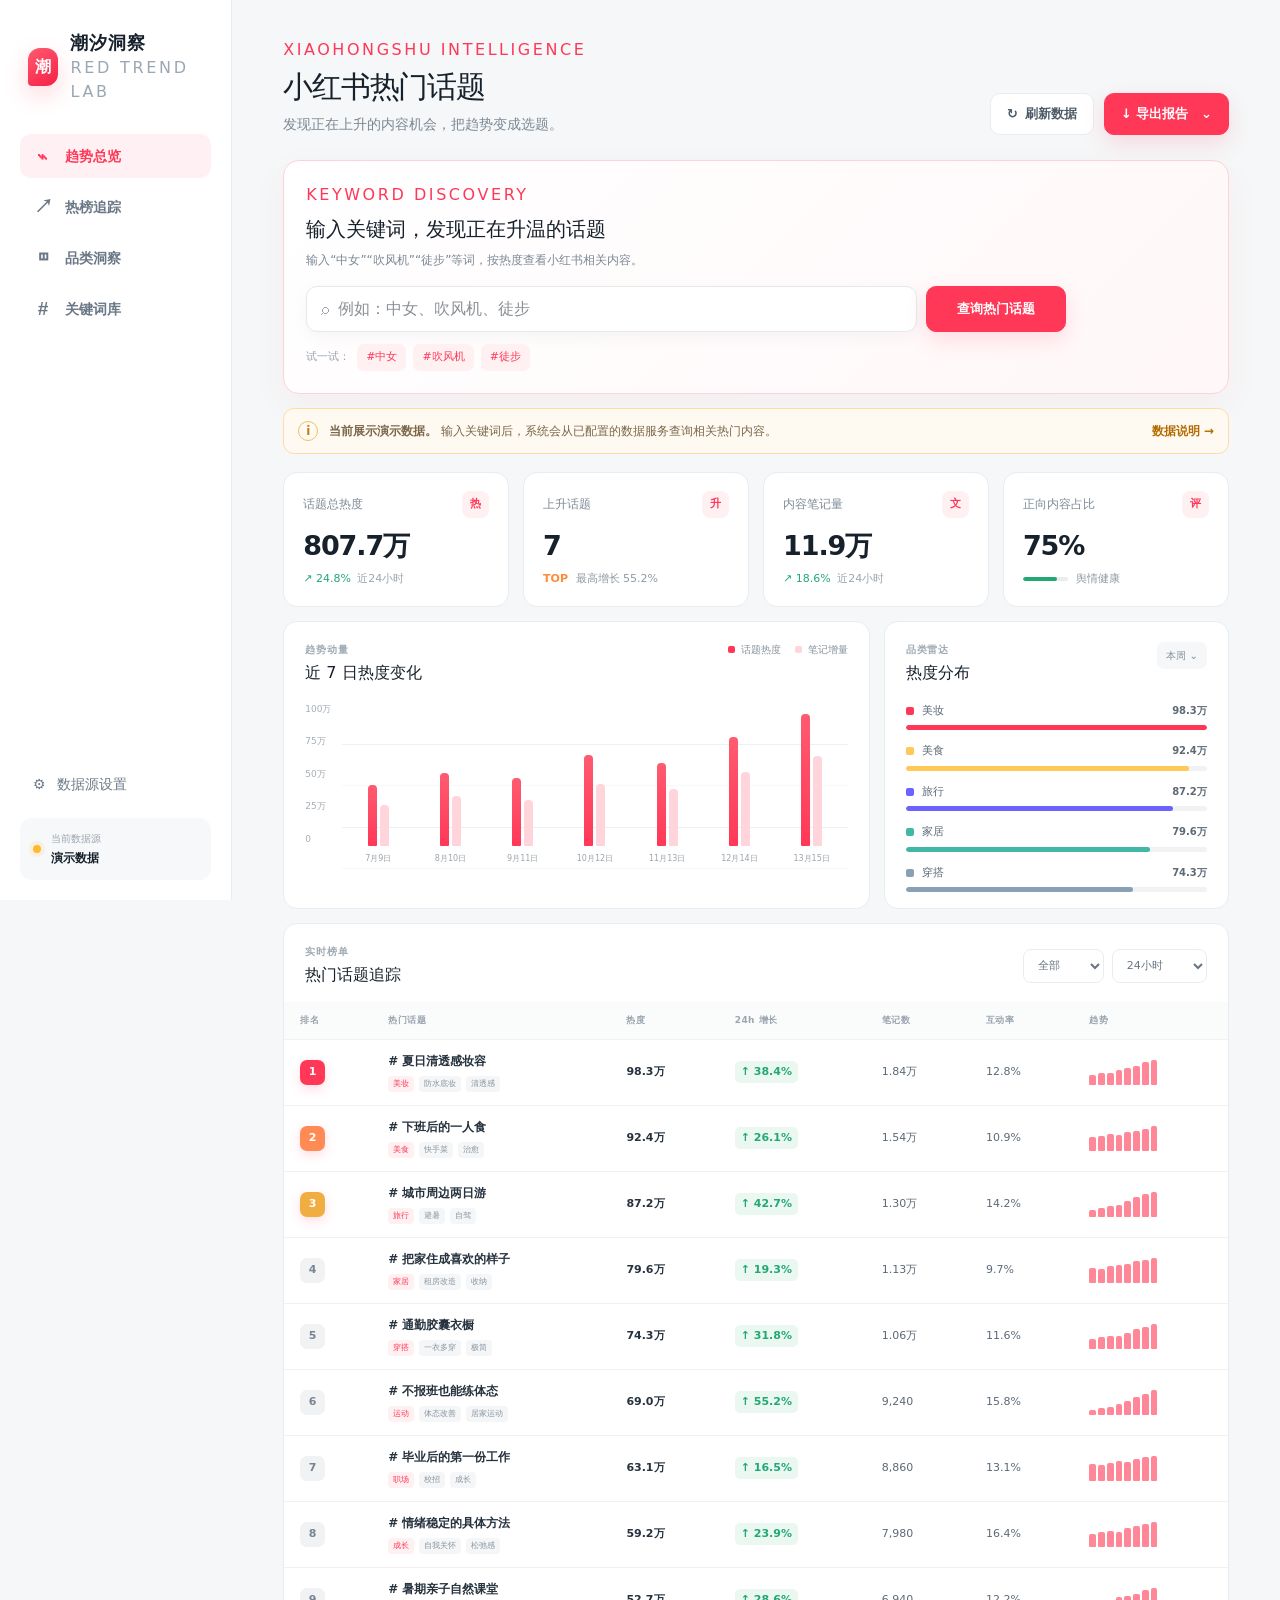
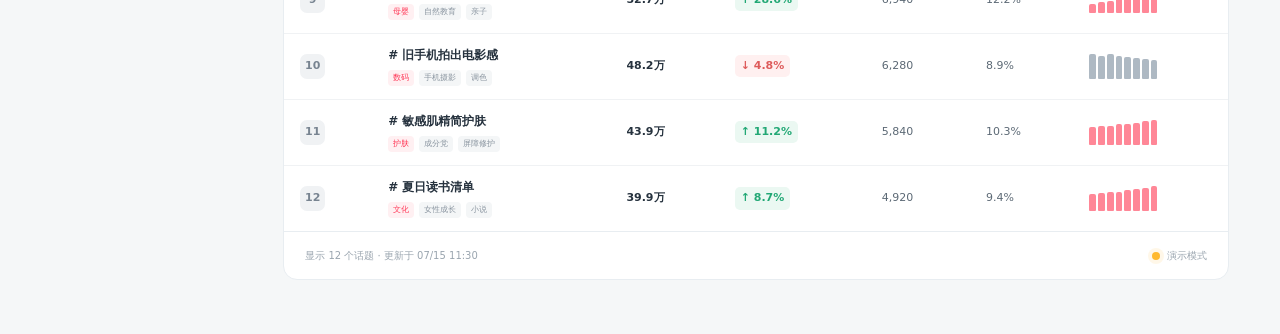
<file: index.html>
<!DOCTYPE html><html lang="zh-CN"><head><meta charSet="utf-8"/><meta name="viewport" content="width=device-width, initial-scale=1"/><title>潮汐洞察｜小红书热门话题看板</title><meta name="description" content="追踪小红书热门话题、内容热度与增长趋势，支持筛选和数据导出。"/><link rel="shortcut icon" href="./favicon.svg"/><link rel="icon" href="./favicon.svg"/>












<style>/*! tailwindcss v4.2.1 | MIT License | https://tailwindcss.com */
@layer properties{@supports (((-webkit-hyphens:none)) and (not (margin-trim:inline))) or ((-moz-orient:inline) and (not (color:rgb(from red r g b)))){*,:before,:after,::backdrop{--tw-blur:initial;--tw-brightness:initial;--tw-contrast:initial;--tw-grayscale:initial;--tw-hue-rotate:initial;--tw-invert:initial;--tw-opacity:initial;--tw-saturate:initial;--tw-sepia:initial;--tw-drop-shadow:initial;--tw-drop-shadow-color:initial;--tw-drop-shadow-alpha:100%;--tw-drop-shadow-size:initial}}}@layer theme{:root,:host{--font-sans:ui-sans-serif, system-ui, sans-serif, "Apple Color Emoji", "Segoe UI Emoji", "Segoe UI Symbol", "Noto Color Emoji";--font-mono:ui-monospace, SFMono-Regular, Menlo, Monaco, Consolas, "Liberation Mono", "Courier New", monospace;--spacing:.25rem;--default-font-family:var(--font-sans);--default-mono-font-family:var(--font-mono)}}@layer base{*,:after,:before,::backdrop{box-sizing:border-box;border:0 solid;margin:0;padding:0}::file-selector-button{box-sizing:border-box;border:0 solid;margin:0;padding:0}html,:host{-webkit-text-size-adjust:100%;tab-size:4;line-height:1.5;font-family:var(--default-font-family,ui-sans-serif, system-ui, sans-serif, "Apple Color Emoji", "Segoe UI Emoji", "Segoe UI Symbol", "Noto Color Emoji");font-feature-settings:var(--default-font-feature-settings,normal);font-variation-settings:var(--default-font-variation-settings,normal);-webkit-tap-highlight-color:transparent}hr{height:0;color:inherit;border-top-width:1px}abbr:where([title]){-webkit-text-decoration:underline dotted;text-decoration:underline dotted}h1,h2,h3,h4,h5,h6{font-size:inherit;font-weight:inherit}a{color:inherit;-webkit-text-decoration:inherit;-webkit-text-decoration:inherit;-webkit-text-decoration:inherit;-webkit-text-decoration:inherit;text-decoration:inherit}b,strong{font-weight:bolder}code,kbd,samp,pre{font-family:var(--default-mono-font-family,ui-monospace, SFMono-Regular, Menlo, Monaco, Consolas, "Liberation Mono", "Courier New", monospace);font-feature-settings:var(--default-mono-font-feature-settings,normal);font-variation-settings:var(--default-mono-font-variation-settings,normal);font-size:1em}small{font-size:80%}sub,sup{vertical-align:baseline;font-size:75%;line-height:0;position:relative}sub{bottom:-.25em}sup{top:-.5em}table{text-indent:0;border-color:inherit;border-collapse:collapse}:-moz-focusring{outline:auto}progress{vertical-align:baseline}summary{display:list-item}ol,ul,menu{list-style:none}img,svg,video,canvas,audio,iframe,embed,object{vertical-align:middle;display:block}img,video{max-width:100%;height:auto}button,input,select,optgroup,textarea{font:inherit;font-feature-settings:inherit;font-variation-settings:inherit;letter-spacing:inherit;color:inherit;opacity:1;background-color:#0000;border-radius:0}::file-selector-button{font:inherit;font-feature-settings:inherit;font-variation-settings:inherit;letter-spacing:inherit;color:inherit;opacity:1;background-color:#0000;border-radius:0}:where(select:is([multiple],[size])) optgroup{font-weight:bolder}:where(select:is([multiple],[size])) optgroup option{padding-inline-start:20px}::file-selector-button{margin-inline-end:4px}::placeholder{opacity:1}@supports (not ((-webkit-appearance:-apple-pay-button))) or (contain-intrinsic-size:1px){::placeholder{color:currentColor}@supports (color:color-mix(in lab, red, red)){::placeholder{color:color-mix(in oklab, currentcolor 50%, transparent)}}}textarea{resize:vertical}::-webkit-search-decoration{-webkit-appearance:none}::-webkit-date-and-time-value{min-height:1lh;text-align:inherit}::-webkit-datetime-edit{display:inline-flex}::-webkit-datetime-edit-fields-wrapper{padding:0}::-webkit-datetime-edit{padding-block:0}::-webkit-datetime-edit-year-field{padding-block:0}::-webkit-datetime-edit-month-field{padding-block:0}::-webkit-datetime-edit-day-field{padding-block:0}::-webkit-datetime-edit-hour-field{padding-block:0}::-webkit-datetime-edit-minute-field{padding-block:0}::-webkit-datetime-edit-second-field{padding-block:0}::-webkit-datetime-edit-millisecond-field{padding-block:0}::-webkit-datetime-edit-meridiem-field{padding-block:0}::-webkit-calendar-picker-indicator{line-height:1}:-moz-ui-invalid{box-shadow:none}button,input:where([type=button],[type=reset],[type=submit]){appearance:button}::file-selector-button{appearance:button}::-webkit-inner-spin-button{height:auto}::-webkit-outer-spin-button{height:auto}[hidden]:where(:not([hidden=until-found])){display:none!important}}@layer components;@layer utilities{.visible{visibility:visible}.static{position:static}.start{inset-inline-start:var(--spacing)}.end{inset-inline-end:var(--spacing)}.flex{display:flex}.hidden{display:none}.table{display:table}.resize{resize:both}.blur{--tw-blur:blur(8px);filter:var(--tw-blur,) var(--tw-brightness,) var(--tw-contrast,) var(--tw-grayscale,) var(--tw-hue-rotate,) var(--tw-invert,) var(--tw-saturate,) var(--tw-sepia,) var(--tw-drop-shadow,)}}:root{--ink:#17212b;--muted:#71808f;--line:#e8edf1;--paper:#fff;--canvas:#f5f7f8;--red:#ff3857;--red-dark:#e92f4c;--green:#22a875}*{box-sizing:border-box}html{scroll-behavior:smooth}body{background:var(--canvas);color:var(--ink);font-family:var(--font-geist-sans), "PingFang SC", "Microsoft YaHei", sans-serif;margin:0}button,input,select{font:inherit}button,select{cursor:pointer}.app-shell{min-height:100vh}.sidebar{border-right:1px solid var(--line);z-index:20;background:#fff;flex-direction:column;width:232px;padding:29px 20px 20px;display:flex;position:fixed;inset:0 auto 0 0}.brand{align-items:center;gap:12px;padding:0 8px 30px;display:flex}.brand-mark{color:#fff;background:linear-gradient(145deg,#ff5b71,#f51f45);border-radius:12px 12px 12px 4px;place-items:center;width:38px;height:38px;font-weight:800;display:grid;box-shadow:0 9px 24px #ff385733}.brand strong{letter-spacing:.04em;font-size:18px;display:block}.brand small{font:600 8px/1.5 var(--font-geist-mono);letter-spacing:.17em;color:#9ba7b2;display:block}nav{gap:7px;display:grid}nav a{color:#697786;border-radius:11px;align-items:center;gap:12px;height:44px;padding:0 13px;font-size:14px;font-weight:600;text-decoration:none;transition:all .2s;display:flex}nav a span{text-align:center;width:20px;font-family:Arial,sans-serif;font-size:19px}nav a:hover{color:var(--ink);background:#f7f8f9}nav a.active{color:var(--red);background:#fff1f3}.sidebar-foot{gap:12px;margin-top:auto;display:grid}.sidebar-foot>button{color:#6d7a88;background:0 0;border:0;gap:11px;padding:11px 13px;font-size:14px;display:flex}.source-card{background:#f7f8f9;border-radius:12px;align-items:center;gap:10px;padding:13px;display:flex}.status-dot{background:#ffb92e;border-radius:50%;flex:none;width:8px;height:8px;display:inline-block;box-shadow:0 0 0 4px #ffb92e1c}.source-card small,.source-card strong{display:block}.source-card small{color:#9aa5af;margin-bottom:3px;font-size:10px}.source-card strong{font-size:12px}main{max-width:1660px;margin-left:232px;padding:38px clamp(24px,4vw,64px) 54px}header{justify-content:space-between;align-items:flex-end;gap:24px;margin-bottom:25px;display:flex}.eyebrow{color:var(--red);font:700 10px/1.2 var(--font-geist-mono);letter-spacing:.16em;margin:0 0 7px}h1{letter-spacing:-.04em;margin:0;font-size:30px;line-height:1.2}.subtitle{color:#7b8895;margin:9px 0 0;font-size:14px}.header-actions{align-items:center;gap:10px;display:flex}.ghost-button,.primary-button{border:1px solid var(--line);background:#fff;border-radius:10px;height:42px;padding:0 16px;font-size:13px;font-weight:650}.ghost-button{color:#4d5b68}.ghost-button span{margin-right:7px;display:inline-block}.ghost-button:disabled{opacity:.65}.primary-button{border-color:var(--red);background:var(--red);color:#fff;box-shadow:0 8px 22px #ff385728}.primary-button:hover{background:var(--red-dark)}.primary-button span{margin-left:8px}.export-wrap{position:relative}.export-menu{border:1px solid var(--line);z-index:15;background:#fff;border-radius:11px;min-width:150px;padding:7px;position:absolute;top:49px;right:0;box-shadow:0 15px 45px #2434441c}.export-menu button{text-align:left;background:#fff;border:0;border-radius:7px;width:100%;padding:9px 11px;font-size:13px}.export-menu button:hover{background:#f5f7f8}.spin{animation:.75s linear infinite spin}@keyframes spin{to{transform:rotate(360deg)}}.keyword-search{background:linear-gradient(135deg,#fff 0%,#fff7f8 100%);border:1px solid #ffd2da;border-radius:16px;margin-bottom:14px;padding:22px;box-shadow:0 12px 35px #ff38570d}.keyword-search h2{margin:0;font-size:20px}.keyword-search>div:first-child>p:last-child{color:#7b8895;margin:7px 0 17px;font-size:12px}.keyword-search form{gap:9px;max-width:760px;display:flex}.keyword-search form label{color:#9aa5af;background:#fff;border:1px solid #e5e9ed;border-radius:11px;flex:1;align-items:center;gap:9px;height:46px;padding:0 14px;display:flex;box-shadow:0 5px 18px #17212b0a}.keyword-search form input{width:100%;color:var(--ink);border:0;outline:0}.keyword-search form .primary-button{min-width:140px;height:46px}.keyword-search button:disabled{opacity:.65;cursor:wait}.quick-keywords{color:#99a4ae;align-items:center;gap:7px;margin-top:12px;font-size:11px;display:flex}.quick-keywords button{color:var(--red);background:#fff0f2;border:0;border-radius:7px;padding:5px 9px;font-size:11px}.search-error{color:#d33d51;margin:12px 0 0;font-size:12px;font-weight:600}.notice.connected{color:#34735b;background:#f2fbf7;border-color:#bde8d6}.notice.connected>span{color:#25835e;border-color:#7fd0ae}.notice.connected .status-dot{background:var(--green)}.notice{color:#7b6649;background:#fffaf1;border:1px solid #ffdca6;border-radius:11px;align-items:center;gap:11px;min-height:46px;margin-bottom:18px;padding:10px 14px;font-size:12px;display:flex}.notice>span{color:#c17d19;border:1px solid #f3be67;border-radius:50%;flex:none;place-items:center;width:20px;height:20px;font-weight:800;display:grid}.notice p{flex:1;margin:0}.notice button{color:#b36b00;background:0 0;border:0;font-size:12px;font-weight:700}.metric-grid{grid-template-columns:repeat(4,1fr);gap:14px;margin-bottom:14px;display:grid}.metric-grid article,.panel{border:1px solid var(--line);background:#fff;border-radius:14px}.metric-grid article{min-width:0;padding:18px 19px}.metric-head{color:#7e8b97;justify-content:space-between;align-items:center;font-size:12px;display:flex}.metric-head b{width:27px;height:27px;color:var(--red);background:#fff0f2;border-radius:8px;place-items:center;font-size:11px;display:grid}.metric-grid article>strong{letter-spacing:-.04em;margin:8px 0 5px;font-size:27px;display:block}.metric-grid article>p{color:#8e99a4;margin:0;font-size:11px}.positive{color:var(--green)!important}.positive span{color:#9ba6b0;margin-left:3px}.metric-grid em{color:#ff8b39;margin-right:4px;font-style:normal;font-weight:800}.mini-track{vertical-align:middle;background:#e8edf0;border-radius:10px;width:45px;height:4px;margin-right:5px;display:inline-block;overflow:hidden}.mini-track i{background:var(--green);border-radius:10px;height:100%;display:block}.insight-grid{grid-template-columns:1.7fr 1fr;gap:14px;margin-bottom:14px;display:grid}.panel{overflow:hidden}.momentum-panel,.category-panel{padding:20px 21px 16px}.panel-title{justify-content:space-between;align-items:flex-start;display:flex}.panel-title p,.ranking-header p{color:#a0aab4;letter-spacing:.08em;text-transform:uppercase;margin:0 0 4px;font-size:10px;font-weight:700}.panel h2{margin:0;font-size:16px}.legend{color:#87939e;gap:14px;font-size:10px;display:flex}.legend span{align-items:center;gap:6px;display:flex}.legend i{background:var(--red);border-radius:2px;width:7px;height:7px}.legend span:last-child i{background:#ffd4da}.chart-wrap{height:166px;margin-top:18px;display:flex}.y-labels{color:#a3adb6;flex-direction:column;justify-content:space-between;width:37px;padding-bottom:22px;font-size:9px;display:flex}.bar-chart{background:repeating-linear-gradient(#fff 0 calc(25% - 1px),#edf0f3 25%);flex:1;justify-content:space-around;align-items:stretch;display:flex}.day{flex-direction:column;justify-content:flex-end;align-items:center;width:11%;height:100%;display:flex}.bars{justify-content:center;align-items:flex-end;gap:3px;width:100%;height:calc(100% - 23px);display:flex}.bars i,.bars b{background:linear-gradient(#ff5b71,#ff3857);border-radius:4px 4px 1px 1px;width:9px}.bars b{background:#ffd4da}.day span{color:#9aa5ae;white-space:nowrap;height:23px;padding-top:7px;font-size:8px}.panel-title button{color:#84909b;background:#f5f7f8;border:0;border-radius:7px;padding:6px 9px;font-size:10px}.category-list{gap:13px;margin-top:18px;display:grid}.category-list>div>div:first-child{color:#5d6975;justify-content:space-between;font-size:11px;display:flex}.category-list span{align-items:center;gap:8px;display:flex}.category-list span i{border-radius:2px;width:8px;height:8px}.category-list b{font-size:10px}.category-track{background:#f0f2f4;border-radius:8px;height:5px;margin-top:6px;overflow:hidden}.category-track i{border-radius:8px;height:100%;display:block}.ranking-panel{scroll-margin-top:20px}.ranking-header{justify-content:space-between;align-items:center;gap:20px;padding:20px 21px 15px;display:flex}.filters{gap:8px;display:flex}.search{border:1px solid var(--line);color:#a0aab4;border-radius:8px;align-items:center;gap:7px;width:205px;height:34px;padding:0 10px;display:flex}.search input{width:100%;color:var(--ink);border:0;outline:0;font-size:11px}.filters select{border:1px solid var(--line);color:#687582;background:#fff;border-radius:8px;outline:0;height:34px;padding:0 27px 0 10px;font-size:11px}.table-wrap{overflow-x:auto}table{border-collapse:collapse;width:100%;min-width:850px}th{color:#9aa5af;text-align:left;letter-spacing:.05em;white-space:nowrap;background:#fafbfb;height:37px;padding:0 16px;font-size:9px;font-weight:700}td{color:#5c6975;border-top:1px solid #f0f2f4;height:66px;padding:0 16px;font-size:11px}td strong{color:#26323e}.rank{color:#788491;background:#f0f2f4;border-radius:7px;place-items:center;width:25px;height:25px;font-weight:800;display:grid}.rank-1,.rank-2,.rank-3{color:#fff;background:var(--red);box-shadow:0 4px 12px #ff38572b}.rank-2{background:#ff8a54}.rank-3{background:#f0ad42}.topic-cell>strong{margin-bottom:6px;font-size:12px;display:block}.topic-cell>div{gap:5px;display:flex}.topic-cell span{color:#89949f;background:#f4f6f7;border-radius:4px;padding:2px 5px;font-size:8px}.topic-cell .category-tag{color:var(--red);background:#fff0f2}.growth{border-radius:5px;padding:3px 6px;font-weight:700;display:inline-block}.growth.positive{background:#ebf8f2}.growth.negative{color:#de5b5b;background:#fff0f0}.sparkline{align-items:flex-end;gap:2px;width:68px;height:25px;display:flex}.sparkline i{background:#ff8797;border-radius:2px 2px 1px 1px;flex:1;min-width:3px}.sparkline.down i{background:#aeb9c3}.ranking-panel footer{border-top:1px solid var(--line);color:#9aa5af;justify-content:space-between;align-items:center;min-height:48px;padding:0 21px;font-size:10px;display:flex}.ranking-panel footer span:last-child{align-items:center;gap:7px;display:flex}.empty{text-align:center;color:#94a0aa;padding:48px;font-size:13px}.modal-backdrop{z-index:50;-webkit-backdrop-filter:blur(3px);backdrop-filter:blur(3px);background:#15212b73;place-items:center;padding:20px;display:grid;position:fixed;inset:0}.modal{background:#fff;border-radius:18px;width:min(510px,100%);padding:30px;position:relative;box-shadow:0 28px 80px #17212b38}.modal-close{color:#6c7884;background:#f3f5f6;border:0;border-radius:50%;width:31px;height:31px;font-size:20px;position:absolute;top:13px;right:16px}.modal h2{margin:0 0 10px;font-size:23px}.modal>p:not(.eyebrow){color:#74808c;font-size:13px;line-height:1.7}.modal ol{gap:13px;margin:20px 0;padding:0;list-style:none;display:grid}.modal li{padding-left:34px;position:relative}.modal li:before{content:counter(list-item);color:#fff;background:var(--red);border-radius:7px;place-items:center;width:22px;height:22px;font-size:11px;font-weight:800;display:grid;position:absolute;top:1px;left:0}.modal li b,.modal li span{display:block}.modal li b{margin-bottom:2px;font-size:13px}.modal li span{color:#7e8994;font-size:11px;line-height:1.55}.modal-note{color:#866d48;background:#fff9ef;border-radius:9px;margin-bottom:18px;padding:11px 13px;font-size:11px}.full{width:100%}@media (width<=1050px){.sidebar{width:78px;padding-inline:13px}.brand{padding-inline:6px}.brand div,nav a:not(.active) span+*,.source-card div,.sidebar-foot>button{display:none}nav a{justify-content:center;padding:0;font-size:0}nav a span{font-size:19px}.source-card{justify-content:center}.source-card .status-dot{margin:5px}main{margin-left:78px}.metric-grid{grid-template-columns:repeat(2,1fr)}.insight-grid{grid-template-columns:1fr}}@media (width<=720px){main{margin-left:0;padding:23px 15px 90px}.sidebar{border:0;border-top:1px solid var(--line);flex-direction:row;width:auto;height:64px;padding:8px 12px;position:fixed;inset:auto 0 0}.brand,.sidebar-foot{display:none}.sidebar nav{grid-template-columns:repeat(4,1fr);width:100%}.sidebar nav a{height:48px}.sidebar nav a.active{background:#fff1f3}header{flex-direction:column;align-items:flex-start}h1{font-size:26px}.header-actions{width:100%}.header-actions button,.export-wrap{flex:1}.export-wrap>.primary-button{width:100%}.keyword-search{padding:17px}.keyword-search form{flex-direction:column}.keyword-search form .primary-button{width:100%}.notice{align-items:flex-start}.notice button{display:none}.metric-grid{grid-template-columns:1fr 1fr;gap:9px}.metric-grid article{padding:15px}.metric-grid article>strong{font-size:23px}.ranking-header{flex-direction:column;align-items:flex-start}.filters{flex-wrap:wrap;width:100%}.search{width:100%}.filters select{flex:1}.legend{display:none}.ranking-panel footer{flex-direction:column;justify-content:center;align-items:flex-start;gap:5px}}@media (width<=430px){.metric-grid{grid-template-columns:1fr}.chart-wrap{height:145px}.momentum-panel,.category-panel{padding-inline:15px}.day span{font-size:7px}}.topic-cell>strong a{color:#26323e;text-decoration:none}.topic-cell>strong a:hover{color:var(--red)}@media (prefers-reduced-motion:reduce){*{scroll-behavior:auto!important;transition:none!important;animation:none!important}}@property --tw-blur{syntax:"*";inherits:false}@property --tw-brightness{syntax:"*";inherits:false}@property --tw-contrast{syntax:"*";inherits:false}@property --tw-grayscale{syntax:"*";inherits:false}@property --tw-hue-rotate{syntax:"*";inherits:false}@property --tw-invert{syntax:"*";inherits:false}@property --tw-opacity{syntax:"*";inherits:false}@property --tw-saturate{syntax:"*";inherits:false}@property --tw-sepia{syntax:"*";inherits:false}@property --tw-drop-shadow{syntax:"*";inherits:false}@property --tw-drop-shadow-color{syntax:"*";inherits:false}@property --tw-drop-shadow-alpha{syntax:"<percentage>";inherits:false;initial-value:100%}@property --tw-drop-shadow-size{syntax:"*";inherits:false}
</style></head><body class="__variable_geist_0tvmz3h __variable_geist_mono_1diim1n"><div class="app-shell"><aside class="sidebar"><div class="brand"><span class="brand-mark">潮</span><div><strong>潮汐洞察</strong><small>RED TREND LAB</small></div></div><nav><a class="active" href="#overview"><span>⌁</span>趋势总览</a><a href="#ranking"><span>↗</span>热榜追踪</a><a href="#categories"><span>◫</span>品类洞察</a><a href="#keywords"><span>#</span>关键词库</a></nav><div class="sidebar-foot"><button><span>⚙</span>数据源设置</button><div class="source-card"><span class="status-dot"></span><div><small>当前数据源</small><strong>演示数据</strong></div></div></div></aside><main><header><div><p class="eyebrow">XIAOHONGSHU INTELLIGENCE</p><h1>小红书热门话题</h1><p class="subtitle">发现正在上升的内容机会，把趋势变成选题。</p></div><div class="header-actions"><button class="ghost-button"><span class="">↻</span>刷新数据</button><div class="export-wrap"><button class="primary-button">↓ 导出报告 <span>⌄</span></button></div></div></header><section class="keyword-search" id="keywords"><div><p class="eyebrow">KEYWORD DISCOVERY</p><h2>输入关键词，发现正在升温的话题</h2><p>输入“中女”“吹风机”“徒步”等词，按热度查看小红书相关内容。</p></div><form><label>⌕<input placeholder="例如：中女、吹风机、徒步" value=""/></label><button class="primary-button">查询热门话题</button></form><div class="quick-keywords"><span>试一试：</span><button>#<!-- -->中女</button><button>#<!-- -->吹风机</button><button>#<!-- -->徒步</button></div></section><section class="notice "><span>i</span><p><strong>当前展示演示数据。</strong> 输入关键词后，系统会从已配置的数据服务查询相关热门内容。</p><button>数据说明 →</button></section><section id="overview" class="metric-grid"><article><div class="metric-head"><span>话题总热度</span><b>热</b></div><strong>807.7万</strong><p class="positive">↗ <!-- -->24.8<!-- -->% <span>近24小时</span></p></article><article><div class="metric-head"><span>上升话题</span><b>升</b></div><strong>7</strong><p><em>TOP</em> 最高增长 <!-- -->55.2<!-- -->%</p></article><article><div class="metric-head"><span>内容笔记量</span><b>文</b></div><strong>11.9万</strong><p class="positive">↗ 18.6% <span>近24小时</span></p></article><article><div class="metric-head"><span>正向内容占比</span><b>评</b></div><strong>75<!-- -->%</strong><p><span class="mini-track"><i style="width:75%"></i></span> 舆情健康</p></article></section><section class="insight-grid"><article class="panel momentum-panel"><div class="panel-title"><div><p>趋势动量</p><h2>近 7 日热度变化</h2></div><div class="legend"><span><i></i>话题热度</span><span><i></i>笔记增量</span></div></div><div class="chart-wrap"><div class="y-labels"><span>100万</span><span>75万</span><span>50万</span><span>25万</span><span>0</span></div><div class="bar-chart"><div class="day"><div class="bars"><i style="height:42%"></i><b style="height:28.560000000000002%"></b></div><span>7<!-- -->月<!-- -->9<!-- -->日</span></div><div class="day"><div class="bars"><i style="height:51%"></i><b style="height:34.68%"></b></div><span>8<!-- -->月<!-- -->10<!-- -->日</span></div><div class="day"><div class="bars"><i style="height:47%"></i><b style="height:31.96%"></b></div><span>9<!-- -->月<!-- -->11<!-- -->日</span></div><div class="day"><div class="bars"><i style="height:63%"></i><b style="height:42.84%"></b></div><span>10<!-- -->月<!-- -->12<!-- -->日</span></div><div class="day"><div class="bars"><i style="height:58%"></i><b style="height:39.440000000000005%"></b></div><span>11<!-- -->月<!-- -->13<!-- -->日</span></div><div class="day"><div class="bars"><i style="height:76%"></i><b style="height:51.68000000000001%"></b></div><span>12<!-- -->月<!-- -->14<!-- -->日</span></div><div class="day"><div class="bars"><i style="height:92%"></i><b style="height:62.56%"></b></div><span>13<!-- -->月<!-- -->15<!-- -->日</span></div></div></div></article><article id="categories" class="panel category-panel"><div class="panel-title"><div><p>品类雷达</p><h2>热度分布</h2></div><button>本周 ⌄</button></div><div class="category-list"><div><div><span><i style="background:#ff3857"></i>美妆</span><b>98.3万</b></div><div class="category-track"><i style="width:100%;background:#ff3857"></i></div></div><div><div><span><i style="background:#ffc857"></i>美食</span><b>92.4万</b></div><div class="category-track"><i style="width:94.06676165275799%;background:#ffc857"></i></div></div><div><div><span><i style="background:#6c63ff"></i>旅行</span><b>87.2万</b></div><div class="category-track"><i style="width:88.73397109708935%;background:#6c63ff"></i></div></div><div><div><span><i style="background:#43b7a5"></i>家居</span><b>79.6万</b></div><div class="category-track"><i style="width:81.02992061876654%;background:#43b7a5"></i></div></div><div><div><span><i style="background:#8aa0b4"></i>穿搭</span><b>74.3万</b></div><div class="category-track"><i style="width:75.59535925096682%;background:#8aa0b4"></i></div></div></div></article></section><section id="ranking" class="panel ranking-panel"><div class="ranking-header"><div><p>实时榜单</p><h2>热门话题追踪</h2></div><div class="filters"><select><option selected="">全部</option><option>美妆</option><option>美食</option><option>旅行</option><option>家居</option><option>穿搭</option><option>运动</option><option>职场</option><option>成长</option><option>母婴</option><option>数码</option><option>护肤</option><option>文化</option></select><select><option selected="">24小时</option><option>近7天</option><option>近30天</option></select></div></div><div class="table-wrap"><table><thead><tr><th>排名</th><th>热门话题</th><th>热度</th><th>24h 增长</th><th>笔记数</th><th>互动率</th><th>趋势</th></tr></thead><tbody><tr><td><span class="rank rank-1">1</span></td><td><div class="topic-cell"><strong># <!-- -->夏日清透感妆容</strong><div><span class="category-tag">美妆</span><span>防水底妆</span><span>清透感</span></div></div></td><td><strong>98.3万</strong></td><td><span class="growth positive">↑<!-- --> <!-- -->38.4<!-- -->%</span></td><td>1.84万</td><td>12.8%</td><td><div class="sparkline up" aria-label="近24小时趋势"><i style="height:39.58333333333333%"></i><i style="height:47.91666666666667%"></i><i style="height:44.79166666666667%"></i><i style="height:57.291666666666664%"></i><i style="height:64.58333333333334%"></i><i style="height:73.95833333333334%"></i><i style="height:89.58333333333334%"></i><i style="height:100%"></i></div></td></tr><tr><td><span class="rank rank-2">2</span></td><td><div class="topic-cell"><strong># <!-- -->下班后的一人食</strong><div><span class="category-tag">美食</span><span>快手菜</span><span>治愈</span></div></div></td><td><strong>92.4万</strong></td><td><span class="growth positive">↑<!-- --> <!-- -->26.1<!-- -->%</span></td><td>1.54万</td><td>10.9%</td><td><div class="sparkline up" aria-label="近24小时趋势"><i style="height:53.93258426966292%"></i><i style="height:58.42696629213483%"></i><i style="height:65.1685393258427%"></i><i style="height:61.79775280898876%"></i><i style="height:73.03370786516854%"></i><i style="height:77.52808988764045%"></i><i style="height:87.64044943820225%"></i><i style="height:100%"></i></div></td></tr><tr><td><span class="rank rank-3">3</span></td><td><div class="topic-cell"><strong># <!-- -->城市周边两日游</strong><div><span class="category-tag">旅行</span><span>避暑</span><span>自驾</span></div></div></td><td><strong>87.2万</strong></td><td><span class="growth positive">↑<!-- --> <!-- -->42.7<!-- -->%</span></td><td>1.30万</td><td>14.2%</td><td><div class="sparkline up" aria-label="近24小时趋势"><i style="height:27.173913043478258%"></i><i style="height:33.69565217391305%"></i><i style="height:41.30434782608695%"></i><i style="height:45.65217391304348%"></i><i style="height:61.95652173913043%"></i><i style="height:78.26086956521739%"></i><i style="height:90.21739130434783%"></i><i style="height:100%"></i></div></td></tr><tr><td><span class="rank rank-4">4</span></td><td><div class="topic-cell"><strong># <!-- -->把家住成喜欢的样子</strong><div><span class="category-tag">家居</span><span>租房改造</span><span>收纳</span></div></div></td><td><strong>79.6万</strong></td><td><span class="growth positive">↑<!-- --> <!-- -->19.3<!-- -->%</span></td><td>1.13万</td><td>9.7%</td><td><div class="sparkline up" aria-label="近24小时趋势"><i style="height:56.25%"></i><i style="height:53.75%"></i><i style="height:65%"></i><i style="height:70%"></i><i style="height:75%"></i><i style="height:85%"></i><i style="height:90%"></i><i style="height:100%"></i></div></td></tr><tr><td><span class="rank rank-5">5</span></td><td><div class="topic-cell"><strong># <!-- -->通勤胶囊衣橱</strong><div><span class="category-tag">穿搭</span><span>一衣多穿</span><span>极简</span></div></div></td><td><strong>74.3万</strong></td><td><span class="growth positive">↑<!-- --> <!-- -->31.8<!-- -->%</span></td><td>1.06万</td><td>11.6%</td><td><div class="sparkline up" aria-label="近24小时趋势"><i style="height:37.64705882352941%"></i><i style="height:45.88235294117647%"></i><i style="height:51.76470588235295%"></i><i style="height:49.411764705882355%"></i><i style="height:62.35294117647059%"></i><i style="height:76.47058823529412%"></i><i style="height:87.05882352941177%"></i><i style="height:100%"></i></div></td></tr><tr><td><span class="rank rank-6">6</span></td><td><div class="topic-cell"><strong># <!-- -->不报班也能练体态</strong><div><span class="category-tag">运动</span><span>体态改善</span><span>居家运动</span></div></div></td><td><strong>69.0万</strong></td><td><span class="growth positive">↑<!-- --> <!-- -->55.2<!-- -->%</span></td><td>9,240</td><td>15.8%</td><td><div class="sparkline up" aria-label="近24小时趋势"><i style="height:18.367346938775512%"></i><i style="height:24.489795918367346%"></i><i style="height:29.591836734693878%"></i><i style="height:41.83673469387755%"></i><i style="height:55.10204081632652%"></i><i style="height:68.36734693877551%"></i><i style="height:83.6734693877551%"></i><i style="height:100%"></i></div></td></tr><tr><td><span class="rank rank-7">7</span></td><td><div class="topic-cell"><strong># <!-- -->毕业后的第一份工作</strong><div><span class="category-tag">职场</span><span>校招</span><span>成长</span></div></div></td><td><strong>63.1万</strong></td><td><span class="growth positive">↑<!-- --> <!-- -->16.5<!-- -->%</span></td><td>8,860</td><td>13.1%</td><td><div class="sparkline up" aria-label="近24小时趋势"><i style="height:67.53246753246754%"></i><i style="height:63.63636363636363%"></i><i style="height:71.42857142857143%"></i><i style="height:76.62337662337663%"></i><i style="height:75.32467532467533%"></i><i style="height:85.71428571428571%"></i><i style="height:92.20779220779221%"></i><i style="height:100%"></i></div></td></tr><tr><td><span class="rank rank-8">8</span></td><td><div class="topic-cell"><strong># <!-- -->情绪稳定的具体方法</strong><div><span class="category-tag">成长</span><span>自我关怀</span><span>松弛感</span></div></div></td><td><strong>59.2万</strong></td><td><span class="growth positive">↑<!-- --> <!-- -->23.9<!-- -->%</span></td><td>7,980</td><td>16.4%</td><td><div class="sparkline up" aria-label="近24小时趋势"><i style="height:51.21951219512195%"></i><i style="height:56.09756097560976%"></i><i style="height:62.19512195121951%"></i><i style="height:58.536585365853654%"></i><i style="height:74.39024390243902%"></i><i style="height:82.92682926829268%"></i><i style="height:89.02439024390245%"></i><i style="height:100%"></i></div></td></tr><tr><td><span class="rank rank-9">9</span></td><td><div class="topic-cell"><strong># <!-- -->暑期亲子自然课堂</strong><div><span class="category-tag">母婴</span><span>自然教育</span><span>亲子</span></div></div></td><td><strong>52.7万</strong></td><td><span class="growth positive">↑<!-- --> <!-- -->28.6<!-- -->%</span></td><td>6,940</td><td>12.2%</td><td><div class="sparkline up" aria-label="近24小时趋势"><i style="height:34.523809523809526%"></i><i style="height:40.476190476190474%"></i><i style="height:46.42857142857143%"></i><i style="height:60.71428571428571%"></i><i style="height:66.66666666666666%"></i><i style="height:75%"></i><i style="height:90.47619047619048%"></i><i style="height:100%"></i></div></td></tr><tr><td><span class="rank rank-10">10</span></td><td><div class="topic-cell"><strong># <!-- -->旧手机拍出电影感</strong><div><span class="category-tag">数码</span><span>手机摄影</span><span>调色</span></div></div></td><td><strong>48.2万</strong></td><td><span class="growth negative">↓<!-- --> <!-- -->4.8<!-- -->%</span></td><td>6,280</td><td>8.9%</td><td><div class="sparkline down" aria-label="近24小时趋势"><i style="height:96.20253164556962%"></i><i style="height:91.13924050632912%"></i><i style="height:100%"></i><i style="height:88.60759493670885%"></i><i style="height:86.07594936708861%"></i><i style="height:82.27848101265823%"></i><i style="height:78.48101265822784%"></i><i style="height:73.41772151898735%"></i></div></td></tr><tr><td><span class="rank rank-11">11</span></td><td><div class="topic-cell"><strong># <!-- -->敏感肌精简护肤</strong><div><span class="category-tag">护肤</span><span>成分党</span><span>屏障修护</span></div></div></td><td><strong>43.9万</strong></td><td><span class="growth positive">↑<!-- --> <!-- -->11.2<!-- -->%</span></td><td>5,840</td><td>10.3%</td><td><div class="sparkline up" aria-label="近24小时趋势"><i style="height:70%"></i><i style="height:75.71428571428571%"></i><i style="height:74.28571428571429%"></i><i style="height:82.85714285714286%"></i><i style="height:81.42857142857143%"></i><i style="height:87.14285714285714%"></i><i style="height:92.85714285714286%"></i><i style="height:100%"></i></div></td></tr><tr><td><span class="rank rank-12">12</span></td><td><div class="topic-cell"><strong># <!-- -->夏日读书清单</strong><div><span class="category-tag">文化</span><span>女性成长</span><span>小说</span></div></div></td><td><strong>39.9万</strong></td><td><span class="growth positive">↑<!-- --> <!-- -->8.7<!-- -->%</span></td><td>4,920</td><td>9.4%</td><td><div class="sparkline up" aria-label="近24小时趋势"><i style="height:68.25396825396825%"></i><i style="height:73.01587301587301%"></i><i style="height:76.19047619047619%"></i><i style="height:74.60317460317461%"></i><i style="height:82.53968253968253%"></i><i style="height:85.71428571428571%"></i><i style="height:92.06349206349206%"></i><i style="height:100%"></i></div></td></tr></tbody></table></div><footer><span>显示 <!-- -->12<!-- --> 个话题 · 更新于 <!-- -->07/15 11:30</span><span><i class="status-dot"></i>演示模式</span></footer></section></main></div>
<script>
(() => {
  let rows = [...document.querySelectorAll("tbody tr")];
  const search = document.querySelector(".filters .search input");
  const selects = [...document.querySelectorAll(".filters select")];
  const category = selects[0];
  const applyFilters = () => {
    const keyword = (search?.value || "").trim().toLowerCase();
    const selected = category?.value || "全部";
    let visible = 0;
    rows.forEach((row) => {
      const text = row.textContent.toLowerCase();
      const rowCategory = row.querySelector(".category-tag")?.textContent.trim();
      const show = (!keyword || text.includes(keyword)) && (selected === "全部" || rowCategory === selected);
      row.hidden = !show;
      if (show) visible += 1;
    });
    const footer = document.querySelector(".ranking-panel footer span");
    if (footer) footer.textContent = "显示 " + visible + " 个话题 · 静态演示数据";
  };
  search?.addEventListener("input", applyFilters);
  category?.addEventListener("change", applyFilters);

  const formatNumber = (value) => Number(value || 0) >= 10000 ? (Number(value) / 10000).toFixed(1) + "万" : Number(value || 0).toLocaleString("zh-CN");
  const escapeHtml = (value) => String(value ?? "").replace(/[&<>"']/g, (char) => ({ "&": "&amp;", "<": "&lt;", ">": "&gt;", '"': "&quot;", "'": "&#39;" })[char]);
  const keywordForm = document.querySelector(".keyword-search form");
  const keywordInput = keywordForm?.querySelector("input");
  const keywordButton = keywordForm?.querySelector("button");
  const keywordPanel = document.querySelector(".keyword-search");
  let status = keywordPanel?.querySelector(".search-error");
  if (keywordPanel && !status) {
    status = document.createElement("p");
    status.className = "search-error";
    status.hidden = true;
    keywordPanel.appendChild(status);
  }
  const showStatus = (message, success = false) => {
    if (!status) return;
    status.textContent = message;
    status.hidden = !message;
    status.style.color = success ? "#25835e" : "#d33d51";
  };
  const renderTopics = (data) => {
    const tbody = document.querySelector("tbody");
    if (!tbody) return;
    tbody.innerHTML = data.topics.map((topic, index) => '<tr>' +
      '<td><span class="rank rank-' + (index + 1) + '">' + (index + 1) + '</span></td>' +
      '<td><div class="topic-cell"><strong><a href="' + escapeHtml(topic.url) + '" target="_blank" rel="noreferrer"># ' + escapeHtml(topic.title) + '</a></strong><div><span class="category-tag">搜索结果</span><span>' + escapeHtml(topic.author || data.keyword) + '</span></div></div></td>' +
      '<td><strong>' + formatNumber(topic.heat) + '</strong></td>' +
      '<td><span class="growth positive">赞 ' + formatNumber(topic.likes) + '</span></td>' +
      '<td>' + formatNumber(topic.collects) + '</td>' +
      '<td>' + formatNumber(topic.comments) + '</td>' +
      '<td><div class="sparkline up"><i style="height:24%"></i><i style="height:31%"></i><i style="height:45%"></i><i style="height:58%"></i><i style="height:72%"></i><i style="height:92%"></i></div></td>' +
      '</tr>').join("");
    const headings = document.querySelectorAll("thead th");
    if (headings.length >= 6) { headings[3].textContent = "点赞"; headings[4].textContent = "收藏"; headings[5].textContent = "评论"; }
    rows = [...tbody.querySelectorAll("tr")];
    const heading = document.querySelector(".ranking-header p");
    if (heading) heading.textContent = "“" + data.keyword + "”搜索结果";
    const footer = document.querySelector(".ranking-panel footer span");
    if (footer) footer.textContent = "显示 " + rows.length + " 个结果 · 数据更新于 " + new Date(data.updatedAt).toLocaleString("zh-CN");
    const notice = document.querySelector(".notice");
    if (notice) {
      notice.classList.add("connected");
      const copy = notice.querySelector("p");
      if (copy) copy.innerHTML = "<strong>实时搜索已连接。</strong> 当前显示“" + escapeHtml(data.keyword) + "”的热门结果，热度由点赞、收藏、评论和分享综合计算。";
    }
    document.querySelector("#ranking")?.scrollIntoView({ behavior: "smooth" });
  };
  const runKeywordSearch = async (keyword) => {
    const cleaned = String(keyword || "").trim();
    if (!cleaned) return showStatus("请先输入关键词，例如：中女、吹风机或徒步");
    if (keywordInput) keywordInput.value = cleaned;
    if (keywordButton) { keywordButton.disabled = true; keywordButton.textContent = "查询中…"; }
    showStatus("");
    try {
      const response = await fetch("/api/search?keyword=" + encodeURIComponent(cleaned) + "&sort_type=popularity_descending&time_filter=" + encodeURIComponent("一周内"));
      const data = await response.json().catch(() => ({}));
      if (!response.ok) throw new Error(data.error || "查询失败，请稍后再试");
      renderTopics(data);
      showStatus("已找到 " + data.topics.length + " 个与“" + cleaned + "”相关的热门结果", true);
    } catch (error) {
      showStatus(error.message || "查询失败，请稍后再试");
    } finally {
      if (keywordButton) { keywordButton.disabled = false; keywordButton.textContent = "查询热门话题"; }
    }
  };
  keywordForm?.addEventListener("submit", (event) => { event.preventDefault(); runKeywordSearch(keywordInput?.value); });
  document.querySelectorAll(".quick-keywords button").forEach((button) => button.addEventListener("click", () => runKeywordSearch(button.textContent.replace("#", ""))));

  const exportWrap = document.querySelector(".export-wrap");
  const exportButton = exportWrap?.querySelector(".primary-button");
  const download = (format) => {
    const visibleRows = rows.filter((row) => !row.hidden);
    const data = visibleRows.map((row) => {
      const cells = [...row.querySelectorAll("td")].map((cell) => cell.textContent.trim().replace(/\s+/g, " "));
      return { 排名: cells[0], 热门话题: cells[1], 热度: cells[2], "24小时增长": cells[3], 笔记数: cells[4], 互动率: cells[5] };
    });
    const content = format === "json"
      ? JSON.stringify(data, null, 2)
      : [Object.keys(data[0] || {}).join(","), ...data.map((item) => Object.values(item).map((value) => '"' + String(value).replaceAll('"', '""') + '"').join(","))].join("\n");
    const blob = new Blob([format === "csv" ? "\ufeff" + content : content], { type: format === "csv" ? "text/csv;charset=utf-8" : "application/json" });
    const link = document.createElement("a");
    link.href = URL.createObjectURL(blob);
    link.download = "小红书热门话题." + format;
    link.click();
    URL.revokeObjectURL(link.href);
  };
  exportButton?.addEventListener("click", () => {
    exportWrap.querySelector(".export-menu")?.remove();
    const menu = document.createElement("div");
    menu.className = "export-menu";
    menu.innerHTML = '<button type="button">导出 CSV</button><button type="button">导出 JSON</button>';
    const buttons = menu.querySelectorAll("button");
    buttons[0].onclick = () => { download("csv"); menu.remove(); };
    buttons[1].onclick = () => { download("json"); menu.remove(); };
    exportWrap.appendChild(menu);
  });

  const refreshButton = document.querySelector(".ghost-button");
  refreshButton?.addEventListener("click", () => {
    refreshButton.textContent = "✓ 已刷新";
    setTimeout(() => { refreshButton.textContent = "↻ 刷新数据"; }, 1200);
  });
  document.querySelectorAll(".sidebar-foot > button, .notice button").forEach((button) => {
    button.addEventListener("click", () => alert("当前为演示数据。接入已授权的数据接口后可切换为实时热榜。"));
  });
})();
</script></body></html>
</file>
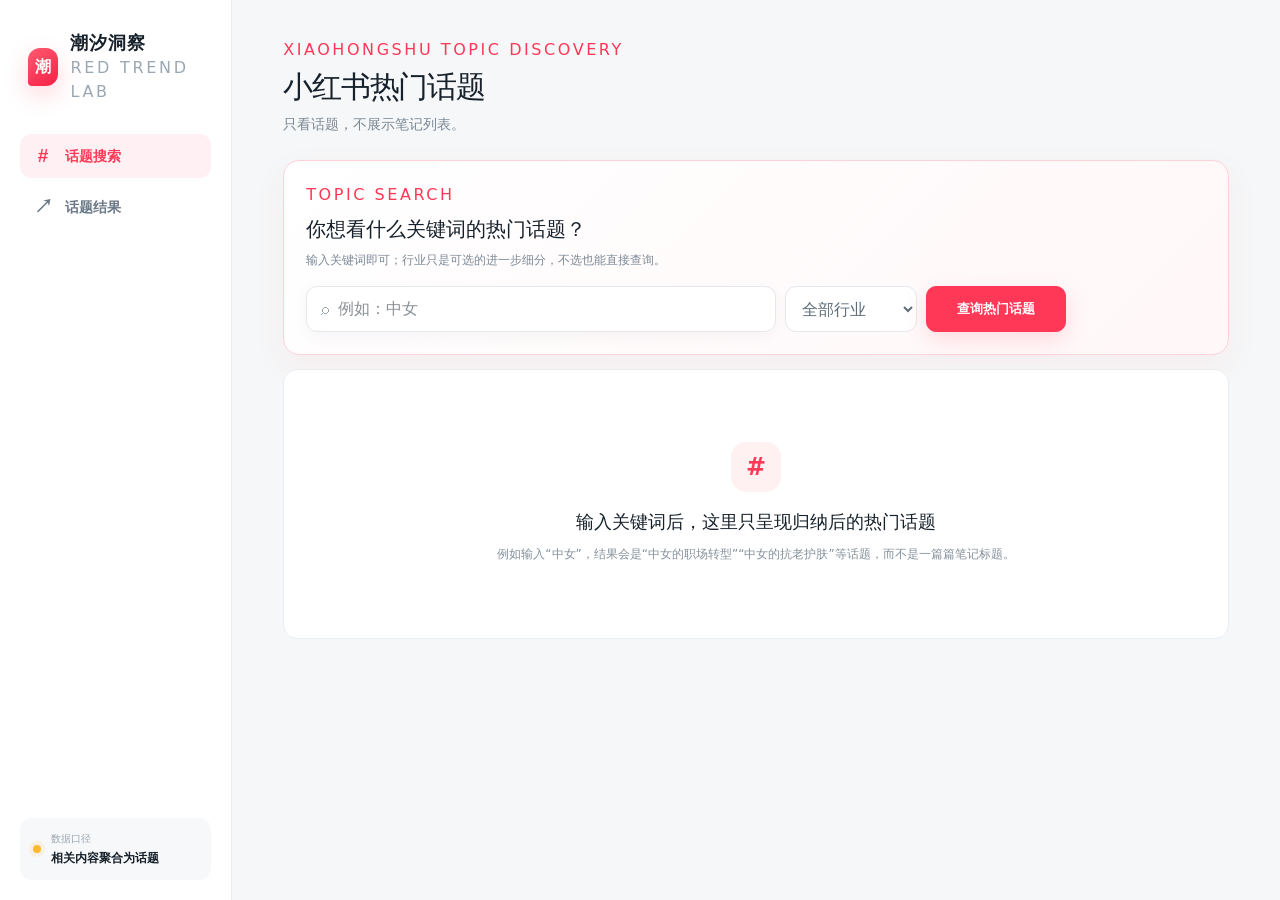
<file: cloudflare-pages/index.html>
<!DOCTYPE html><html lang="zh-CN"><head><meta charSet="utf-8"/><meta name="viewport" content="width=device-width, initial-scale=1"/><title>潮汐洞察｜小红书热门话题看板</title><meta name="description" content="追踪小红书热门话题、内容热度与增长趋势，支持筛选和数据导出。"/><link rel="shortcut icon" href="./favicon.svg"/><link rel="icon" href="./favicon.svg"/>












<style>/*! tailwindcss v4.2.1 | MIT License | https://tailwindcss.com */
@layer properties{@supports (((-webkit-hyphens:none)) and (not (margin-trim:inline))) or ((-moz-orient:inline) and (not (color:rgb(from red r g b)))){*,:before,:after,::backdrop{--tw-rotate-x:initial;--tw-rotate-y:initial;--tw-rotate-z:initial;--tw-skew-x:initial;--tw-skew-y:initial;--tw-border-style:solid;--tw-ordinal:initial;--tw-slashed-zero:initial;--tw-numeric-figure:initial;--tw-numeric-spacing:initial;--tw-numeric-fraction:initial;--tw-shadow:0 0 #0000;--tw-shadow-color:initial;--tw-shadow-alpha:100%;--tw-inset-shadow:0 0 #0000;--tw-inset-shadow-color:initial;--tw-inset-shadow-alpha:100%;--tw-ring-color:initial;--tw-ring-shadow:0 0 #0000;--tw-inset-ring-color:initial;--tw-inset-ring-shadow:0 0 #0000;--tw-ring-inset:initial;--tw-ring-offset-width:0px;--tw-ring-offset-color:#fff;--tw-ring-offset-shadow:0 0 #0000;--tw-outline-style:solid;--tw-blur:initial;--tw-brightness:initial;--tw-contrast:initial;--tw-grayscale:initial;--tw-hue-rotate:initial;--tw-invert:initial;--tw-opacity:initial;--tw-saturate:initial;--tw-sepia:initial;--tw-drop-shadow:initial;--tw-drop-shadow-color:initial;--tw-drop-shadow-alpha:100%;--tw-drop-shadow-size:initial;--tw-backdrop-blur:initial;--tw-backdrop-brightness:initial;--tw-backdrop-contrast:initial;--tw-backdrop-grayscale:initial;--tw-backdrop-hue-rotate:initial;--tw-backdrop-invert:initial;--tw-backdrop-opacity:initial;--tw-backdrop-saturate:initial;--tw-backdrop-sepia:initial;--tw-ease:initial}}}@layer theme{:root,:host{--font-sans:ui-sans-serif, system-ui, sans-serif, "Apple Color Emoji", "Segoe UI Emoji", "Segoe UI Symbol", "Noto Color Emoji";--font-mono:ui-monospace, SFMono-Regular, Menlo, Monaco, Consolas, "Liberation Mono", "Courier New", monospace;--spacing:.25rem;--ease-in:cubic-bezier(.4, 0, 1, 1);--ease-out:cubic-bezier(0, 0, .2, 1);--ease-in-out:cubic-bezier(.4, 0, .2, 1);--default-transition-duration:.15s;--default-transition-timing-function:cubic-bezier(.4, 0, .2, 1);--default-font-family:var(--font-sans);--default-mono-font-family:var(--font-mono)}}@layer base{*,:after,:before,::backdrop{box-sizing:border-box;border:0 solid;margin:0;padding:0}::file-selector-button{box-sizing:border-box;border:0 solid;margin:0;padding:0}html,:host{-webkit-text-size-adjust:100%;tab-size:4;line-height:1.5;font-family:var(--default-font-family,ui-sans-serif, system-ui, sans-serif, "Apple Color Emoji", "Segoe UI Emoji", "Segoe UI Symbol", "Noto Color Emoji");font-feature-settings:var(--default-font-feature-settings,normal);font-variation-settings:var(--default-font-variation-settings,normal);-webkit-tap-highlight-color:transparent}hr{height:0;color:inherit;border-top-width:1px}abbr:where([title]){-webkit-text-decoration:underline dotted;text-decoration:underline dotted}h1,h2,h3,h4,h5,h6{font-size:inherit;font-weight:inherit}a{color:inherit;-webkit-text-decoration:inherit;-webkit-text-decoration:inherit;-webkit-text-decoration:inherit;-webkit-text-decoration:inherit;text-decoration:inherit}b,strong{font-weight:bolder}code,kbd,samp,pre{font-family:var(--default-mono-font-family,ui-monospace, SFMono-Regular, Menlo, Monaco, Consolas, "Liberation Mono", "Courier New", monospace);font-feature-settings:var(--default-mono-font-feature-settings,normal);font-variation-settings:var(--default-mono-font-variation-settings,normal);font-size:1em}small{font-size:80%}sub,sup{vertical-align:baseline;font-size:75%;line-height:0;position:relative}sub{bottom:-.25em}sup{top:-.5em}table{text-indent:0;border-color:inherit;border-collapse:collapse}:-moz-focusring{outline:auto}progress{vertical-align:baseline}summary{display:list-item}ol,ul,menu{list-style:none}img,svg,video,canvas,audio,iframe,embed,object{vertical-align:middle;display:block}img,video{max-width:100%;height:auto}button,input,select,optgroup,textarea{font:inherit;font-feature-settings:inherit;font-variation-settings:inherit;letter-spacing:inherit;color:inherit;opacity:1;background-color:#0000;border-radius:0}::file-selector-button{font:inherit;font-feature-settings:inherit;font-variation-settings:inherit;letter-spacing:inherit;color:inherit;opacity:1;background-color:#0000;border-radius:0}:where(select:is([multiple],[size])) optgroup{font-weight:bolder}:where(select:is([multiple],[size])) optgroup option{padding-inline-start:20px}::file-selector-button{margin-inline-end:4px}::placeholder{opacity:1}@supports (not ((-webkit-appearance:-apple-pay-button))) or (contain-intrinsic-size:1px){::placeholder{color:currentColor}@supports (color:color-mix(in lab, red, red)){::placeholder{color:color-mix(in oklab, currentcolor 50%, transparent)}}}textarea{resize:vertical}::-webkit-search-decoration{-webkit-appearance:none}::-webkit-date-and-time-value{min-height:1lh;text-align:inherit}::-webkit-datetime-edit{display:inline-flex}::-webkit-datetime-edit-fields-wrapper{padding:0}::-webkit-datetime-edit{padding-block:0}::-webkit-datetime-edit-year-field{padding-block:0}::-webkit-datetime-edit-month-field{padding-block:0}::-webkit-datetime-edit-day-field{padding-block:0}::-webkit-datetime-edit-hour-field{padding-block:0}::-webkit-datetime-edit-minute-field{padding-block:0}::-webkit-datetime-edit-second-field{padding-block:0}::-webkit-datetime-edit-millisecond-field{padding-block:0}::-webkit-datetime-edit-meridiem-field{padding-block:0}::-webkit-calendar-picker-indicator{line-height:1}:-moz-ui-invalid{box-shadow:none}button,input:where([type=button],[type=reset],[type=submit]){appearance:button}::file-selector-button{appearance:button}::-webkit-inner-spin-button{height:auto}::-webkit-outer-spin-button{height:auto}[hidden]:where(:not([hidden=until-found])){display:none!important}}@layer components;@layer utilities{.\!visible{visibility:visible!important}.collapse{visibility:collapse}.invisible{visibility:hidden}.visible{visibility:visible}.absolute{position:absolute}.fixed{position:fixed}.relative{position:relative}.static{position:static}.sticky{position:sticky}.start{inset-inline-start:var(--spacing)}.\!end{inset-inline-end:var(--spacing)!important}.-end{inset-inline-end:calc(var(--spacing) * -1)}.end{inset-inline-end:var(--spacing)}.end-4{inset-inline-end:calc(var(--spacing) * 4)}.isolate{isolation:isolate}.order-1{order:1}.container{width:100%}@media (width>=40rem){.container{max-width:40rem}}@media (width>=48rem){.container{max-width:48rem}}@media (width>=64rem){.container{max-width:64rem}}@media (width>=80rem){.container{max-width:80rem}}@media (width>=96rem){.container{max-width:96rem}}.mr-1{margin-right:calc(var(--spacing) * 1)}.ml-2{margin-left:calc(var(--spacing) * 2)}.block{display:block}.block\!{display:block!important}.contents{display:contents}.contents\!{display:contents!important}.flex{display:flex}.grid{display:grid}.hidden{display:none}.inline{display:inline}.inline\!{display:inline!important}.inline-block{display:inline-block}.inline-flex{display:inline-flex}.inline-grid{display:inline-grid}.inline-table{display:inline-table}.list-item{display:list-item}.table{display:table}.table\!{display:table!important}.table-caption{display:table-caption}.table-cell{display:table-cell}.table-column{display:table-column}.table-column-group{display:table-column-group}.table-footer-group{display:table-footer-group}.table-header-group{display:table-header-group}.table-row{display:table-row}.table-row-group{display:table-row-group}.size-0{width:calc(var(--spacing) * 0);height:calc(var(--spacing) * 0)}.size-1{width:calc(var(--spacing) * 1);height:calc(var(--spacing) * 1)}.flex-shrink,.shrink{flex-shrink:1}.flex-grow,.grow{flex-grow:1}.border-collapse{border-collapse:collapse}.transform{transform:var(--tw-rotate-x,) var(--tw-rotate-y,) var(--tw-rotate-z,) var(--tw-skew-x,) var(--tw-skew-y,)}.transform\!{transform:var(--tw-rotate-x,) var(--tw-rotate-y,) var(--tw-rotate-z,) var(--tw-skew-x,) var(--tw-skew-y,)!important}.resize{resize:both}.flex-wrap{flex-wrap:wrap}.self-end{align-self:flex-end}.self-start{align-self:flex-start}.truncate{text-overflow:ellipsis;white-space:nowrap;overflow:hidden}.rounded{border-radius:.25rem}.border{border-style:var(--tw-border-style);border-width:1px}.mask-repeat{-webkit-mask-repeat:repeat;mask-repeat:repeat}.p-0{padding:calc(var(--spacing) * 0)}.p-1{padding:calc(var(--spacing) * 1)}.p-3{padding:calc(var(--spacing) * 3)}.px-4{padding-inline:calc(var(--spacing) * 4)}.pt-3{padding-top:calc(var(--spacing) * 3)}.pb-4{padding-bottom:calc(var(--spacing) * 4)}.pl-2{padding-left:calc(var(--spacing) * 2)}.text-justify{text-align:justify}.text-wrap{text-wrap:wrap}.break-all{word-break:break-all}.capitalize{text-transform:capitalize}.lowercase{text-transform:lowercase}.uppercase{text-transform:uppercase}.italic{font-style:italic}.ordinal{--tw-ordinal:ordinal;font-variant-numeric:var(--tw-ordinal,) var(--tw-slashed-zero,) var(--tw-numeric-figure,) var(--tw-numeric-spacing,) var(--tw-numeric-fraction,)}.line-through{text-decoration-line:line-through}.overline{text-decoration-line:overline}.underline{text-decoration-line:underline}.antialiased{-webkit-font-smoothing:antialiased;-moz-osx-font-smoothing:grayscale}.subpixel-antialiased{-webkit-font-smoothing:auto;-moz-osx-font-smoothing:auto}.shadow{--tw-shadow:0 1px 3px 0 var(--tw-shadow-color,#0000001a), 0 1px 2px -1px var(--tw-shadow-color,#0000001a);box-shadow:var(--tw-inset-shadow), var(--tw-inset-ring-shadow), var(--tw-ring-offset-shadow), var(--tw-ring-shadow), var(--tw-shadow)}.ring{--tw-ring-shadow:var(--tw-ring-inset,) 0 0 0 calc(1px + var(--tw-ring-offset-width)) var(--tw-ring-color,currentcolor);box-shadow:var(--tw-inset-shadow), var(--tw-inset-ring-shadow), var(--tw-ring-offset-shadow), var(--tw-ring-shadow), var(--tw-shadow)}.outline{outline-style:var(--tw-outline-style);outline-width:1px}.blur{--tw-blur:blur(8px);filter:var(--tw-blur,) var(--tw-brightness,) var(--tw-contrast,) var(--tw-grayscale,) var(--tw-hue-rotate,) var(--tw-invert,) var(--tw-saturate,) var(--tw-sepia,) var(--tw-drop-shadow,)}.drop-shadow{--tw-drop-shadow-size:drop-shadow(0 1px 2px var(--tw-drop-shadow-color,#0000001a)) drop-shadow(0 1px 1px var(--tw-drop-shadow-color,#0000000f));--tw-drop-shadow:drop-shadow(0 1px 2px #0000001a) drop-shadow(0 1px 1px #0000000f);filter:var(--tw-blur,) var(--tw-brightness,) var(--tw-contrast,) var(--tw-grayscale,) var(--tw-hue-rotate,) var(--tw-invert,) var(--tw-saturate,) var(--tw-sepia,) var(--tw-drop-shadow,)}.grayscale{--tw-grayscale:grayscale(100%);filter:var(--tw-blur,) var(--tw-brightness,) var(--tw-contrast,) var(--tw-grayscale,) var(--tw-hue-rotate,) var(--tw-invert,) var(--tw-saturate,) var(--tw-sepia,) var(--tw-drop-shadow,)}.invert{--tw-invert:invert(100%);filter:var(--tw-blur,) var(--tw-brightness,) var(--tw-contrast,) var(--tw-grayscale,) var(--tw-hue-rotate,) var(--tw-invert,) var(--tw-saturate,) var(--tw-sepia,) var(--tw-drop-shadow,)}.sepia{--tw-sepia:sepia(100%);filter:var(--tw-blur,) var(--tw-brightness,) var(--tw-contrast,) var(--tw-grayscale,) var(--tw-hue-rotate,) var(--tw-invert,) var(--tw-saturate,) var(--tw-sepia,) var(--tw-drop-shadow,)}.filter{filter:var(--tw-blur,) var(--tw-brightness,) var(--tw-contrast,) var(--tw-grayscale,) var(--tw-hue-rotate,) var(--tw-invert,) var(--tw-saturate,) var(--tw-sepia,) var(--tw-drop-shadow,)}.filter\!{filter:var(--tw-blur,) var(--tw-brightness,) var(--tw-contrast,) var(--tw-grayscale,) var(--tw-hue-rotate,) var(--tw-invert,) var(--tw-saturate,) var(--tw-sepia,) var(--tw-drop-shadow,)!important}.backdrop-filter{-webkit-backdrop-filter:var(--tw-backdrop-blur,) var(--tw-backdrop-brightness,) var(--tw-backdrop-contrast,) var(--tw-backdrop-grayscale,) var(--tw-backdrop-hue-rotate,) var(--tw-backdrop-invert,) var(--tw-backdrop-opacity,) var(--tw-backdrop-saturate,) var(--tw-backdrop-sepia,);backdrop-filter:var(--tw-backdrop-blur,) var(--tw-backdrop-brightness,) var(--tw-backdrop-contrast,) var(--tw-backdrop-grayscale,) var(--tw-backdrop-hue-rotate,) var(--tw-backdrop-invert,) var(--tw-backdrop-opacity,) var(--tw-backdrop-saturate,) var(--tw-backdrop-sepia,)}.transition{transition-property:color,background-color,border-color,outline-color,text-decoration-color,fill,stroke,--tw-gradient-from,--tw-gradient-via,--tw-gradient-to,opacity,box-shadow,transform,translate,scale,rotate,filter,-webkit-backdrop-filter,backdrop-filter,display,content-visibility,overlay,pointer-events;transition-timing-function:var(--tw-ease,var(--default-transition-timing-function));transition-duration:var(--tw-duration,var(--default-transition-duration))}.ease-in{--tw-ease:var(--ease-in);transition-timing-function:var(--ease-in)}.ease-in-out{--tw-ease:var(--ease-in-out);transition-timing-function:var(--ease-in-out)}.ease-out{--tw-ease:var(--ease-out);transition-timing-function:var(--ease-out)}.select-all{-webkit-user-select:all;user-select:all}.\[start\:seq\]{start:seq}}:root{--ink:#17212b;--muted:#71808f;--line:#e8edf1;--paper:#fff;--canvas:#f5f7f8;--red:#ff3857;--red-dark:#e92f4c;--green:#22a875}*{box-sizing:border-box}html{scroll-behavior:smooth}body{background:var(--canvas);color:var(--ink);font-family:var(--font-geist-sans), "PingFang SC", "Microsoft YaHei", sans-serif;margin:0}button,input,select{font:inherit}button,select{cursor:pointer}.app-shell{min-height:100vh}.sidebar{border-right:1px solid var(--line);z-index:20;background:#fff;flex-direction:column;width:232px;padding:29px 20px 20px;display:flex;position:fixed;inset:0 auto 0 0}.brand{align-items:center;gap:12px;padding:0 8px 30px;display:flex}.brand-mark{color:#fff;background:linear-gradient(145deg,#ff5b71,#f51f45);border-radius:12px 12px 12px 4px;place-items:center;width:38px;height:38px;font-weight:800;display:grid;box-shadow:0 9px 24px #ff385733}.brand strong{letter-spacing:.04em;font-size:18px;display:block}.brand small{font:600 8px/1.5 var(--font-geist-mono);letter-spacing:.17em;color:#9ba7b2;display:block}nav{gap:7px;display:grid}nav a{color:#697786;border-radius:11px;align-items:center;gap:12px;height:44px;padding:0 13px;font-size:14px;font-weight:600;text-decoration:none;transition:all .2s;display:flex}nav a span{text-align:center;width:20px;font-family:Arial,sans-serif;font-size:19px}nav a:hover{color:var(--ink);background:#f7f8f9}nav a.active{color:var(--red);background:#fff1f3}.sidebar-foot{gap:12px;margin-top:auto;display:grid}.sidebar-foot>button{color:#6d7a88;background:0 0;border:0;gap:11px;padding:11px 13px;font-size:14px;display:flex}.source-card{background:#f7f8f9;border-radius:12px;align-items:center;gap:10px;padding:13px;display:flex}.status-dot{background:#ffb92e;border-radius:50%;flex:none;width:8px;height:8px;display:inline-block;box-shadow:0 0 0 4px #ffb92e1c}.source-card small,.source-card strong{display:block}.source-card small{color:#9aa5af;margin-bottom:3px;font-size:10px}.source-card strong{font-size:12px}main{max-width:1660px;margin-left:232px;padding:38px clamp(24px,4vw,64px) 54px}header{justify-content:space-between;align-items:flex-end;gap:24px;margin-bottom:25px;display:flex}.eyebrow{color:var(--red);font:700 10px/1.2 var(--font-geist-mono);letter-spacing:.16em;margin:0 0 7px}h1{letter-spacing:-.04em;margin:0;font-size:30px;line-height:1.2}.subtitle{color:#7b8895;margin:9px 0 0;font-size:14px}.header-actions{align-items:center;gap:10px;display:flex}.ghost-button,.primary-button{border:1px solid var(--line);background:#fff;border-radius:10px;height:42px;padding:0 16px;font-size:13px;font-weight:650}.ghost-button{color:#4d5b68}.ghost-button span{margin-right:7px;display:inline-block}.ghost-button:disabled{opacity:.65}.primary-button{border-color:var(--red);background:var(--red);color:#fff;box-shadow:0 8px 22px #ff385728}.primary-button:hover{background:var(--red-dark)}.primary-button span{margin-left:8px}.export-wrap{position:relative}.export-menu{border:1px solid var(--line);z-index:15;background:#fff;border-radius:11px;min-width:150px;padding:7px;position:absolute;top:49px;right:0;box-shadow:0 15px 45px #2434441c}.export-menu button{text-align:left;background:#fff;border:0;border-radius:7px;width:100%;padding:9px 11px;font-size:13px}.export-menu button:hover{background:#f5f7f8}.spin{animation:.75s linear infinite spin}@keyframes spin{to{transform:rotate(360deg)}}.keyword-search{background:linear-gradient(135deg,#fff 0%,#fff7f8 100%);border:1px solid #ffd2da;border-radius:16px;margin-bottom:14px;padding:22px;box-shadow:0 12px 35px #ff38570d}.keyword-search h2{margin:0;font-size:20px}.keyword-search>div:first-child>p:last-child{color:#7b8895;margin:7px 0 17px;font-size:12px}.keyword-search form{gap:9px;max-width:760px;display:flex}.keyword-search form label{color:#9aa5af;background:#fff;border:1px solid #e5e9ed;border-radius:11px;flex:1;align-items:center;gap:9px;height:46px;padding:0 14px;display:flex;box-shadow:0 5px 18px #17212b0a}.keyword-search form input{width:100%;color:var(--ink);border:0;outline:0}.keyword-search form .primary-button{min-width:140px;height:46px}.keyword-search button:disabled{opacity:.65;cursor:wait}.keyword-search form select{color:#5f6d79;background:#fff;border:1px solid #e5e9ed;border-radius:11px;min-width:132px;height:46px;padding:0 32px 0 12px}.quick-keywords{color:#99a4ae;align-items:center;gap:7px;margin-top:12px;font-size:11px;display:flex}.quick-keywords button{color:var(--red);background:#fff0f2;border:0;border-radius:7px;padding:5px 9px;font-size:11px}.search-error{color:#d33d51;margin:12px 0 0;font-size:12px;font-weight:600}.notice.connected{color:#34735b;background:#f2fbf7;border-color:#bde8d6}.notice.connected>span{color:#25835e;border-color:#7fd0ae}.notice.connected .status-dot{background:var(--green)}.notice{color:#7b6649;background:#fffaf1;border:1px solid #ffdca6;border-radius:11px;align-items:center;gap:11px;min-height:46px;margin-bottom:18px;padding:10px 14px;font-size:12px;display:flex}.notice>span{color:#c17d19;border:1px solid #f3be67;border-radius:50%;flex:none;place-items:center;width:20px;height:20px;font-weight:800;display:grid}.notice p{flex:1;margin:0}.notice button{color:#b36b00;background:0 0;border:0;font-size:12px;font-weight:700}.metric-grid{grid-template-columns:repeat(4,1fr);gap:14px;margin-bottom:14px;display:grid}.metric-grid article,.panel{border:1px solid var(--line);background:#fff;border-radius:14px}.metric-grid article{min-width:0;padding:18px 19px}.metric-head{color:#7e8b97;justify-content:space-between;align-items:center;font-size:12px;display:flex}.metric-head b{width:27px;height:27px;color:var(--red);background:#fff0f2;border-radius:8px;place-items:center;font-size:11px;display:grid}.metric-grid article>strong{letter-spacing:-.04em;margin:8px 0 5px;font-size:27px;display:block}.metric-grid article>p{color:#8e99a4;margin:0;font-size:11px}.positive{color:var(--green)!important}.positive span{color:#9ba6b0;margin-left:3px}.metric-grid em{color:#ff8b39;margin-right:4px;font-style:normal;font-weight:800}.mini-track{vertical-align:middle;background:#e8edf0;border-radius:10px;width:45px;height:4px;margin-right:5px;display:inline-block;overflow:hidden}.mini-track i{background:var(--green);border-radius:10px;height:100%;display:block}.insight-grid{grid-template-columns:1.7fr 1fr;gap:14px;margin-bottom:14px;display:grid}.panel{overflow:hidden}.momentum-panel,.category-panel{padding:20px 21px 16px}.panel-title{justify-content:space-between;align-items:flex-start;display:flex}.panel-title p,.ranking-header p{color:#a0aab4;letter-spacing:.08em;text-transform:uppercase;margin:0 0 4px;font-size:10px;font-weight:700}.panel h2{margin:0;font-size:16px}.legend{color:#87939e;gap:14px;font-size:10px;display:flex}.legend span{align-items:center;gap:6px;display:flex}.legend i{background:var(--red);border-radius:2px;width:7px;height:7px}.legend span:last-child i{background:#ffd4da}.chart-wrap{height:166px;margin-top:18px;display:flex}.y-labels{color:#a3adb6;flex-direction:column;justify-content:space-between;width:37px;padding-bottom:22px;font-size:9px;display:flex}.bar-chart{background:repeating-linear-gradient(#fff 0 calc(25% - 1px),#edf0f3 25%);flex:1;justify-content:space-around;align-items:stretch;display:flex}.day{flex-direction:column;justify-content:flex-end;align-items:center;width:11%;height:100%;display:flex}.bars{justify-content:center;align-items:flex-end;gap:3px;width:100%;height:calc(100% - 23px);display:flex}.bars i,.bars b{background:linear-gradient(#ff5b71,#ff3857);border-radius:4px 4px 1px 1px;width:9px}.bars b{background:#ffd4da}.day span{color:#9aa5ae;white-space:nowrap;height:23px;padding-top:7px;font-size:8px}.panel-title button{color:#84909b;background:#f5f7f8;border:0;border-radius:7px;padding:6px 9px;font-size:10px}.category-list{gap:13px;margin-top:18px;display:grid}.category-list>div>div:first-child{color:#5d6975;justify-content:space-between;font-size:11px;display:flex}.category-list span{align-items:center;gap:8px;display:flex}.category-list span i{border-radius:2px;width:8px;height:8px}.category-list b{font-size:10px}.category-track{background:#f0f2f4;border-radius:8px;height:5px;margin-top:6px;overflow:hidden}.category-track i{border-radius:8px;height:100%;display:block}.ranking-panel{scroll-margin-top:20px}.ranking-header{justify-content:space-between;align-items:center;gap:20px;padding:20px 21px 15px;display:flex}.filters{gap:8px;display:flex}.search{border:1px solid var(--line);color:#a0aab4;border-radius:8px;align-items:center;gap:7px;width:205px;height:34px;padding:0 10px;display:flex}.search input{width:100%;color:var(--ink);border:0;outline:0;font-size:11px}.filters select{border:1px solid var(--line);color:#687582;background:#fff;border-radius:8px;outline:0;height:34px;padding:0 27px 0 10px;font-size:11px}.table-wrap{overflow-x:auto}table{border-collapse:collapse;width:100%;min-width:850px}th{color:#9aa5af;text-align:left;letter-spacing:.05em;white-space:nowrap;background:#fafbfb;height:37px;padding:0 16px;font-size:9px;font-weight:700}td{color:#5c6975;border-top:1px solid #f0f2f4;height:66px;padding:0 16px;font-size:11px}td strong{color:#26323e}.rank{color:#788491;background:#f0f2f4;border-radius:7px;place-items:center;width:25px;height:25px;font-weight:800;display:grid}.rank-1,.rank-2,.rank-3{color:#fff;background:var(--red);box-shadow:0 4px 12px #ff38572b}.rank-2{background:#ff8a54}.rank-3{background:#f0ad42}.topic-cell>strong{margin-bottom:6px;font-size:12px;display:block}.topic-cell>div{gap:5px;display:flex}.topic-cell span{color:#89949f;background:#f4f6f7;border-radius:4px;padding:2px 5px;font-size:8px}.topic-cell .category-tag{color:var(--red);background:#fff0f2}.growth{border-radius:5px;padding:3px 6px;font-weight:700;display:inline-block}.growth.positive{background:#ebf8f2}.growth.negative{color:#de5b5b;background:#fff0f0}.sparkline{align-items:flex-end;gap:2px;width:68px;height:25px;display:flex}.sparkline i{background:#ff8797;border-radius:2px 2px 1px 1px;flex:1;min-width:3px}.sparkline.down i{background:#aeb9c3}.ranking-panel footer{border-top:1px solid var(--line);color:#9aa5af;justify-content:space-between;align-items:center;min-height:48px;padding:0 21px;font-size:10px;display:flex}.ranking-panel footer span:last-child{align-items:center;gap:7px;display:flex}.empty{text-align:center;color:#94a0aa;padding:48px;font-size:13px}.modal-backdrop{z-index:50;-webkit-backdrop-filter:blur(3px);backdrop-filter:blur(3px);background:#15212b73;place-items:center;padding:20px;display:grid;position:fixed;inset:0}.modal{background:#fff;border-radius:18px;width:min(510px,100%);padding:30px;position:relative;box-shadow:0 28px 80px #17212b38}.modal-close{color:#6c7884;background:#f3f5f6;border:0;border-radius:50%;width:31px;height:31px;font-size:20px;position:absolute;top:13px;right:16px}.modal h2{margin:0 0 10px;font-size:23px}.modal>p:not(.eyebrow){color:#74808c;font-size:13px;line-height:1.7}.modal ol{gap:13px;margin:20px 0;padding:0;list-style:none;display:grid}.modal li{padding-left:34px;position:relative}.modal li:before{content:counter(list-item);color:#fff;background:var(--red);border-radius:7px;place-items:center;width:22px;height:22px;font-size:11px;font-weight:800;display:grid;position:absolute;top:1px;left:0}.modal li b,.modal li span{display:block}.modal li b{margin-bottom:2px;font-size:13px}.modal li span{color:#7e8994;font-size:11px;line-height:1.55}.modal-note{color:#866d48;background:#fff9ef;border-radius:9px;margin-bottom:18px;padding:11px 13px;font-size:11px}.full{width:100%}@media (width<=1050px){.sidebar{width:78px;padding-inline:13px}.brand{padding-inline:6px}.brand div,nav a:not(.active) span+*,.source-card div,.sidebar-foot>button{display:none}nav a{justify-content:center;padding:0;font-size:0}nav a span{font-size:19px}.source-card{justify-content:center}.source-card .status-dot{margin:5px}main{margin-left:78px}.metric-grid{grid-template-columns:repeat(2,1fr)}.insight-grid{grid-template-columns:1fr}}@media (width<=720px){main{margin-left:0;padding:23px 15px 90px}.sidebar{border:0;border-top:1px solid var(--line);flex-direction:row;width:auto;height:64px;padding:8px 12px;position:fixed;inset:auto 0 0}.brand,.sidebar-foot{display:none}.sidebar nav{grid-template-columns:repeat(4,1fr);width:100%}.sidebar nav a{height:48px}.sidebar nav a.active{background:#fff1f3}header{flex-direction:column;align-items:flex-start}h1{font-size:26px}.header-actions{width:100%}.header-actions button,.export-wrap{flex:1}.export-wrap>.primary-button{width:100%}.keyword-search{padding:17px}.keyword-search form{flex-direction:column}.keyword-search form .primary-button{width:100%}.notice{align-items:flex-start}.notice button{display:none}.metric-grid{grid-template-columns:1fr 1fr;gap:9px}.metric-grid article{padding:15px}.metric-grid article>strong{font-size:23px}.ranking-header{flex-direction:column;align-items:flex-start}.filters{flex-wrap:wrap;width:100%}.search{width:100%}.filters select{flex:1}.legend{display:none}.ranking-panel footer{flex-direction:column;justify-content:center;align-items:flex-start;gap:5px}}@media (width<=430px){.metric-grid{grid-template-columns:1fr}.chart-wrap{height:145px}.momentum-panel,.category-panel{padding-inline:15px}.day span{font-size:7px}}.topic-cell>strong a{color:#26323e;text-decoration:none}.topic-cell>strong a:hover{color:var(--red)}.topic-only-app main{max-width:1320px}.topic-empty{text-align:center;padding:72px 24px}.topic-empty .empty-icon{width:50px;height:50px;color:var(--red);background:#fff0f2;border-radius:15px;place-items:center;margin:0 auto 16px;font-size:24px;font-weight:800;display:grid}.topic-empty h2{margin:0 0 9px;font-size:18px}.topic-empty p{color:#84909b;max-width:650px;margin:0 auto;font-size:12px;line-height:1.8}.ranking-header>select{border:1px solid var(--line);color:#687582;background:#fff;border-radius:8px;height:34px;padding:0 28px 0 10px;font-size:11px}.category-tag{color:var(--red);background:#fff0f2;border-radius:5px;padding:3px 7px;font-size:10px;display:inline-block}.topic-keywords{flex-wrap:wrap;gap:5px;display:flex}.topic-keywords span{color:#788591;background:#f4f6f7;border-radius:5px;padding:3px 6px;font-size:9px}@media (prefers-reduced-motion:reduce){*{scroll-behavior:auto!important;transition:none!important;animation:none!important}}@property --tw-rotate-x{syntax:"*";inherits:false}@property --tw-rotate-y{syntax:"*";inherits:false}@property --tw-rotate-z{syntax:"*";inherits:false}@property --tw-skew-x{syntax:"*";inherits:false}@property --tw-skew-y{syntax:"*";inherits:false}@property --tw-border-style{syntax:"*";inherits:false;initial-value:solid}@property --tw-ordinal{syntax:"*";inherits:false}@property --tw-slashed-zero{syntax:"*";inherits:false}@property --tw-numeric-figure{syntax:"*";inherits:false}@property --tw-numeric-spacing{syntax:"*";inherits:false}@property --tw-numeric-fraction{syntax:"*";inherits:false}@property --tw-shadow{syntax:"*";inherits:false;initial-value:0 0 #0000}@property --tw-shadow-color{syntax:"*";inherits:false}@property --tw-shadow-alpha{syntax:"<percentage>";inherits:false;initial-value:100%}@property --tw-inset-shadow{syntax:"*";inherits:false;initial-value:0 0 #0000}@property --tw-inset-shadow-color{syntax:"*";inherits:false}@property --tw-inset-shadow-alpha{syntax:"<percentage>";inherits:false;initial-value:100%}@property --tw-ring-color{syntax:"*";inherits:false}@property --tw-ring-shadow{syntax:"*";inherits:false;initial-value:0 0 #0000}@property --tw-inset-ring-color{syntax:"*";inherits:false}@property --tw-inset-ring-shadow{syntax:"*";inherits:false;initial-value:0 0 #0000}@property --tw-ring-inset{syntax:"*";inherits:false}@property --tw-ring-offset-width{syntax:"<length>";inherits:false;initial-value:0}@property --tw-ring-offset-color{syntax:"*";inherits:false;initial-value:#fff}@property --tw-ring-offset-shadow{syntax:"*";inherits:false;initial-value:0 0 #0000}@property --tw-outline-style{syntax:"*";inherits:false;initial-value:solid}@property --tw-blur{syntax:"*";inherits:false}@property --tw-brightness{syntax:"*";inherits:false}@property --tw-contrast{syntax:"*";inherits:false}@property --tw-grayscale{syntax:"*";inherits:false}@property --tw-hue-rotate{syntax:"*";inherits:false}@property --tw-invert{syntax:"*";inherits:false}@property --tw-opacity{syntax:"*";inherits:false}@property --tw-saturate{syntax:"*";inherits:false}@property --tw-sepia{syntax:"*";inherits:false}@property --tw-drop-shadow{syntax:"*";inherits:false}@property --tw-drop-shadow-color{syntax:"*";inherits:false}@property --tw-drop-shadow-alpha{syntax:"<percentage>";inherits:false;initial-value:100%}@property --tw-drop-shadow-size{syntax:"*";inherits:false}@property --tw-backdrop-blur{syntax:"*";inherits:false}@property --tw-backdrop-brightness{syntax:"*";inherits:false}@property --tw-backdrop-contrast{syntax:"*";inherits:false}@property --tw-backdrop-grayscale{syntax:"*";inherits:false}@property --tw-backdrop-hue-rotate{syntax:"*";inherits:false}@property --tw-backdrop-invert{syntax:"*";inherits:false}@property --tw-backdrop-opacity{syntax:"*";inherits:false}@property --tw-backdrop-saturate{syntax:"*";inherits:false}@property --tw-backdrop-sepia{syntax:"*";inherits:false}@property --tw-ease{syntax:"*";inherits:false}
</style></head><body class="__variable_geist_0tvmz3h __variable_geist_mono_1diim1n"><div class="app-shell topic-only-app"><aside class="sidebar"><div class="brand"><span class="brand-mark">潮</span><div><strong>潮汐洞察</strong><small>RED TREND LAB</small></div></div><nav><a class="active" href="#search"><span>#</span>话题搜索</a><a href="#topics"><span>↗</span>话题结果</a></nav><div class="sidebar-foot"><div class="source-card"><span class="status-dot"></span><div><small>数据口径</small><strong>相关内容聚合为话题</strong></div></div></div></aside><main><header><div><p class="eyebrow">XIAOHONGSHU TOPIC DISCOVERY</p><h1>小红书热门话题</h1><p class="subtitle">只看话题，不展示笔记列表。</p></div></header><section class="keyword-search" id="search"><div><p class="eyebrow">TOPIC SEARCH</p><h2>你想看什么关键词的热门话题？</h2><p>输入关键词即可；行业只是可选的进一步细分，不选也能直接查询。</p></div><form><label>⌕<input placeholder="例如：中女" value=""/></label><select aria-label="行业细分"><option selected="">全部行业</option><option>美妆护肤</option><option>健康</option><option>职场</option><option>情感关系</option><option>财务</option><option>生活方式</option></select><button class="primary-button">查询热门话题</button></form></section><section class="panel topic-empty"><div class="empty-icon">#</div><h2>输入关键词后，这里只呈现归纳后的热门话题</h2><p>例如输入“中女”，结果会是“中女的职场转型”“中女的抗老护肤”等话题，而不是一篇篇笔记标题。</p></section></main></div>
<script>
(() => {
  const form = document.querySelector(".keyword-search form");
  const input = form?.querySelector("input");
  const industry = form?.querySelector("select");
  const button = form?.querySelector("button");
  const panel = document.querySelector(".keyword-search");
  const escapeHtml = (value) => String(value ?? "").replace(/[&<>"']/g, (char) => ({ "&":"&amp;", "<":"&lt;", ">":"&gt;", '"':"&quot;", "'":"&#39;" })[char]);
  const formatNumber = (value) => Number(value || 0) >= 10000 ? (Number(value) / 10000).toFixed(1) + "万" : Number(value || 0).toLocaleString("zh-CN");
  let status;
  const showStatus = (message, ok = false) => {
    if (!status) { status = document.createElement("p"); status.className = "search-error"; panel?.appendChild(status); }
    status.textContent = message; status.style.color = ok ? "#25835e" : "#d33d51";
  };
  const render = (data) => {
    document.querySelector(".topic-empty")?.remove();
    document.querySelectorAll(".search-result-section").forEach((node) => node.remove());
    const topics = Array.isArray(data.topics) ? data.topics : [];
    const sampleNotes = topics.reduce((sum, topic) => sum + Number(topic.notes || 0), 0);
    const sampleHeat = topics.reduce((sum, topic) => sum + Number(topic.heat || 0), 0);
    const industries = new Set(topics.map((topic) => topic.category)).size;
    const rows = topics.map((topic, index) => '<tr><td><span class="rank rank-' + (index + 1) + '">' + (index + 1) + '</span></td><td><div class="topic-cell"><strong># ' + escapeHtml(topic.title) + '</strong></div></td><td><span class="category-tag">' + escapeHtml(topic.category) + '</span></td><td><strong>' + formatNumber(topic.heat) + '</strong></td><td>' + Number(topic.notes || 0) + ' 条</td><td><div class="topic-keywords">' + (topic.keywords || []).slice(0,3).map((word) => '<span>' + escapeHtml(word) + '</span>').join("") + '</div></td></tr>').join("");
    const html = '<section class="notice connected search-result-section"><span>i</span><p><strong>当前口径：</strong>从包含“' + escapeHtml(data.keyword) + '”及其直接相关表达的内容中聚合话题；样本热度不是平台官方讨论总量。</p></section>' +
      '<section class="metric-grid search-result-section"><article><div class="metric-head"><span>归纳话题</span><b>#</b></div><strong>' + topics.length + '</strong><p>最多展示 50 个</p></article><article><div class="metric-head"><span>相关笔记样本</span><b>文</b></div><strong>' + formatNumber(sampleNotes) + '</strong><p>用于归纳，不直接展示</p></article><article><div class="metric-head"><span>样本互动热度</span><b>热</b></div><strong>' + formatNumber(sampleHeat) + '</strong><p>非官方话题浏览量</p></article><article><div class="metric-head"><span>覆盖行业</span><b>类</b></div><strong>' + industries + '</strong><p>' + escapeHtml(industry?.value || "全部行业") + '</p></article></section>' +
      '<section id="topics" class="panel ranking-panel search-result-section"><div class="ranking-header"><div><p>“' + escapeHtml(data.keyword) + '” · ' + escapeHtml(industry?.value || "全部行业") + '</p><h2>热门话题</h2></div></div><div class="table-wrap"><table><thead><tr><th>排名</th><th>热门话题</th><th>行业</th><th>样本热度</th><th>相关笔记</th><th>代表词</th></tr></thead><tbody>' + rows + '</tbody></table>' + (topics.length ? "" : '<div class="empty">没有足够直接相关的内容，因此没有硬凑话题。</div>') + '</div><footer><span>显示 ' + topics.length + ' 个话题 · 更新于 ' + new Date(data.updatedAt).toLocaleString("zh-CN") + '</span><span><i class="status-dot"></i>话题聚合结果</span></footer></section>';
    panel?.insertAdjacentHTML("afterend", html);
    document.querySelector("#topics")?.scrollIntoView({ behavior:"smooth" });
  };
  form?.addEventListener("submit", async (event) => {
    event.preventDefault();
    const keyword = String(input?.value || "").trim();
    if (!keyword) return showStatus("请输入一个关键词");
    button.disabled = true; button.textContent = "正在归纳…"; showStatus("");
    try {
      const params = new URLSearchParams({ keyword, industry: industry?.value || "全部行业", sort_type:"popularity_descending", time_filter:"一周内" });
      const apiBase = window.location.protocol === "file:" ? "https://snow-xhs-trends.netlify.app" : "";
      const response = await fetch(apiBase + "/api/search?" + params);
      const data = await response.json().catch(() => ({}));
      if (!response.ok) throw new Error(data.error || "查询失败，请稍后再试");
      render(data); showStatus("已归纳出 " + data.topics.length + " 个热门话题", true);
    } catch (error) { showStatus(error instanceof TypeError ? "无法连接实时数据接口，请检查网络后重试" : (error.message || "查询失败，请稍后再试")); }
    finally { button.disabled = false; button.textContent = "查询热门话题"; }
  });
})();
</script></body></html>
</file>
